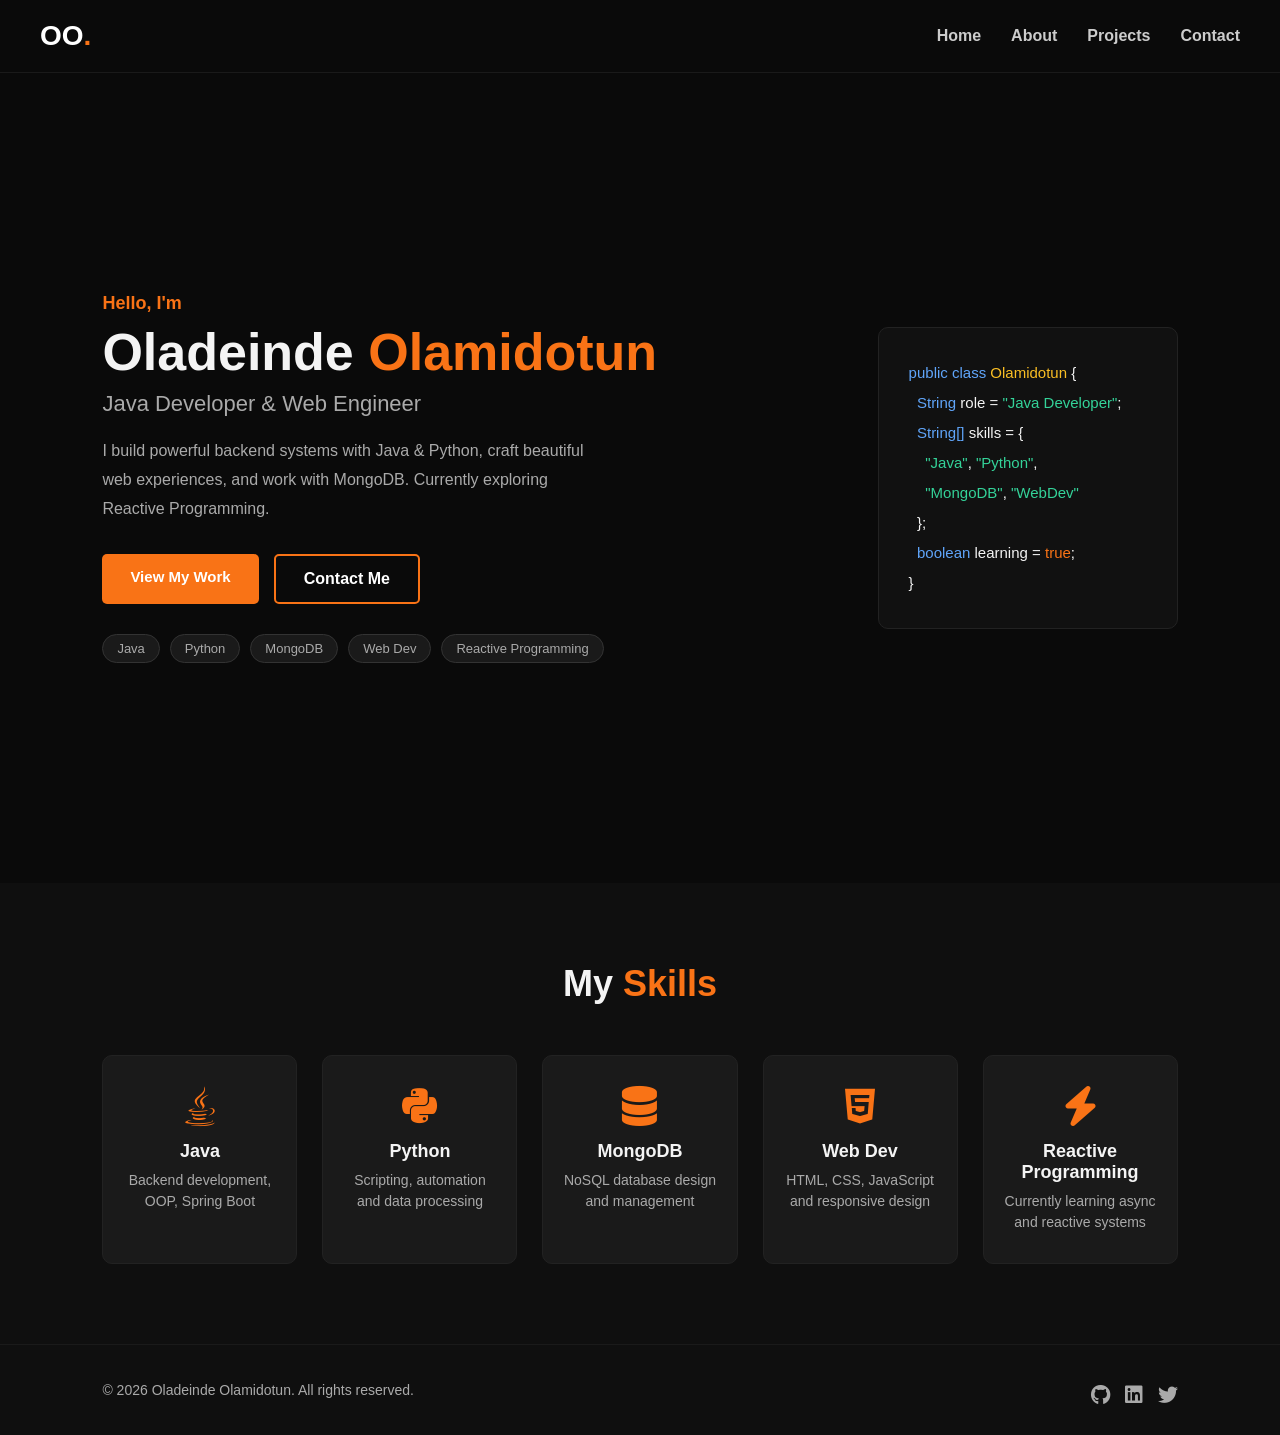
<file: index.html>
<!DOCTYPE html>
<html lang="en">
<head>
    <meta charset="UTF-8">
    <meta name="viewport" content="width=device-width, initial-scale=1.0">
    <title>Oladeinde Olamidotun | Portfolio</title>
    <link rel="stylesheet" href="https://cdnjs.cloudflare.com/ajax/libs/font-awesome/6.5.1/css/all.min.css">
    <link rel="stylesheet" href="style.css">
</head>
<body>

    <nav>
        <h1 class="logo">OO<span>.</span></h1>
        <button class="hamburger" aria-label="Toggle menu">
            <span></span>
            <span></span>
            <span></span>
        </button>
        <ul>
            <li><a href="index.html">Home</a></li>
            <li><a href="about.html">About</a></li>
            <li><a href="projects.html">Projects</a></li>
            <li><a href="contact.html">Contact</a></li>
        </ul>
    </nav>

    <section class="hero">
        <div class="hero-content">
            <p class="hero-greeting">Hello, I'm</p>
            <h1>Oladeinde <span>Olamidotun</span></h1>
            <h2>Java Developer & Web Engineer</h2>
            <p class="hero-desc">I build powerful backend systems with Java & Python, craft beautiful web experiences, and work with MongoDB. Currently exploring Reactive Programming.</p>
            <div class="hero-btns">
                <a href="projects.html" class="btn-primary">View My Work</a>
                <a href="contact.html" class="btn-secondary">Contact Me</a>
            </div>
            <div class="hero-skills">
                <span>Java</span>
                <span>Python</span>
                <span>MongoDB</span>
                <span>Web Dev</span>
                <span>Reactive Programming</span>
            </div>
        </div>
        <div class="hero-graphic">
            <div class="code-block">
                <p><span class="code-blue">public class</span> <span class="code-yellow">Olamidotun</span> {</p>
                <p>&nbsp;&nbsp;<span class="code-blue">String</span> role = <span class="code-green">"Java Developer"</span>;</p>
                <p>&nbsp;&nbsp;<span class="code-blue">String[]</span> skills = {</p>
                <p>&nbsp;&nbsp;&nbsp;&nbsp;<span class="code-green">"Java"</span>, <span class="code-green">"Python"</span>,</p>
                <p>&nbsp;&nbsp;&nbsp;&nbsp;<span class="code-green">"MongoDB"</span>, <span class="code-green">"WebDev"</span></p>
                <p>&nbsp;&nbsp;};</p>
                <p>&nbsp;&nbsp;<span class="code-blue">boolean</span> learning = <span class="code-orange">true</span>;</p>
                <p>}</p>
            </div>
        </div>
    </section>

    <section class="skills-section">
        <h2>My <span>Skills</span></h2>
        <div class="skills-grid">
            <div class="skill-card">
                <i class="fa-brands fa-java"></i>
                <h3>Java</h3>
                <p>Backend development, OOP, Spring Boot</p>
            </div>
            <div class="skill-card">
                <i class="fa-brands fa-python"></i>
                <h3>Python</h3>
                <p>Scripting, automation and data processing</p>
            </div>
            <div class="skill-card">
                <i class="fa-solid fa-database"></i>
                <h3>MongoDB</h3>
                <p>NoSQL database design and management</p>
            </div>
            <div class="skill-card">
                <i class="fa-brands fa-html5"></i>
                <h3>Web Dev</h3>
                <p>HTML, CSS, JavaScript and responsive design</p>
            </div>
            <div class="skill-card">
                <i class="fa-solid fa-bolt"></i>
                <h3>Reactive Programming</h3>
                <p>Currently learning async and reactive systems</p>
            </div>
        </div>
    </section>

    <footer>
        <p>© 2026 Oladeinde Olamidotun. All rights reserved.</p>
        <div class="social-icons">
            <i class="fa-brands fa-github"></i>
            <i class="fa-brands fa-linkedin"></i>
            <i class="fa-brands fa-twitter"></i>
        </div>
    </footer>

    <script src="main.js"></script>
</body>
</html>
</file>
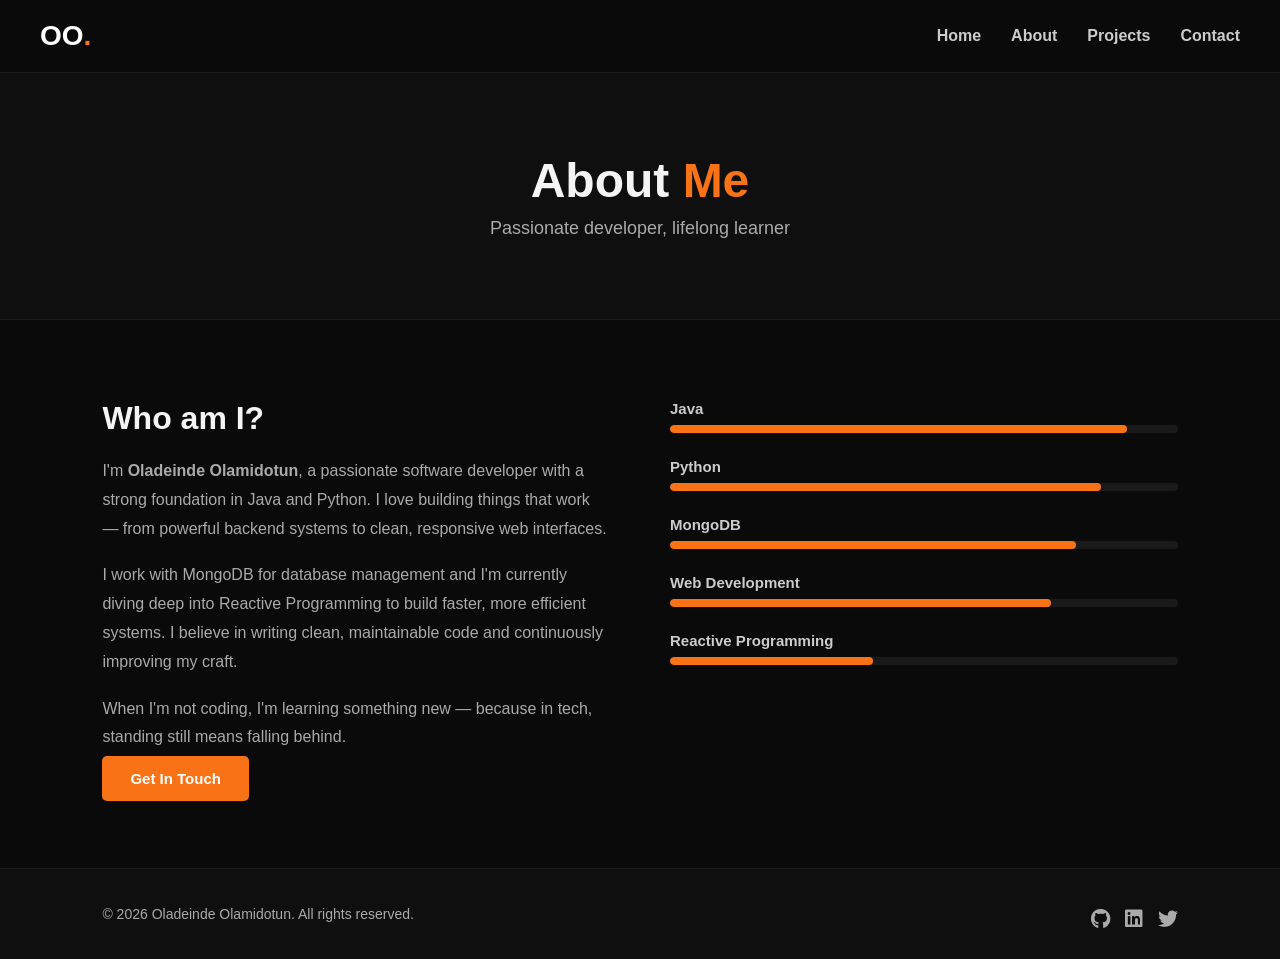
<file: about.html>
<!DOCTYPE html>
<html lang="en">
<head>
    <meta charset="UTF-8">
    <meta name="viewport" content="width=device-width, initial-scale=1.0">
    <title>About - Oladeinde Olamidotun</title>
    <link rel="stylesheet" href="https://cdnjs.cloudflare.com/ajax/libs/font-awesome/6.5.1/css/all.min.css">
    <link rel="stylesheet" href="style.css">
</head>
<body>
    <nav>
        <h1 class="logo">OO<span>.</span></h1>
        <button class="hamburger" aria-label="Toggle menu">
            <span></span>
            <span></span>
            <span></span>
        </button>
        <ul>
            <li><a href="index.html">Home</a></li>
            <li><a href="about.html">About</a></li>
            <li><a href="projects.html">Projects</a></li>
            <li><a href="contact.html">Contact</a></li>
        </ul>
    </nav>

    <section class="page-hero">
        <h2>About <span>Me</span></h2>
        <p>Passionate developer, lifelong learner</p>
    </section>

    <section class="about-section">
        <div class="about-wrapper">
            <div class="about-text-box">
                <h2>Who am I?</h2>
                <p>I'm <strong>Oladeinde Olamidotun</strong>, a passionate software developer with a strong foundation in Java and Python. I love building things that work — from powerful backend systems to clean, responsive web interfaces.</p>
                <br>
                <p>I work with MongoDB for database management and I'm currently diving deep into Reactive Programming to build faster, more efficient systems. I believe in writing clean, maintainable code and continuously improving my craft.</p>
                <br>
                <p>When I'm not coding, I'm learning something new — because in tech, standing still means falling behind.</p>
                <br>
                <a href="contact.html" class="btn-primary">Get In Touch</a>
            </div>

            <div class="about-stats">
                <div class="stat-card">
                    <h3>Java</h3>
                    <div class="progress-bar"><div class="progress" style="width:90%"></div></div>
                </div>
                <div class="stat-card">
                    <h3>Python</h3>
                    <div class="progress-bar"><div class="progress" style="width:85%"></div></div>
                </div>
                <div class="stat-card">
                    <h3>MongoDB</h3>
                    <div class="progress-bar"><div class="progress" style="width:80%"></div></div>
                </div>
                <div class="stat-card">
                    <h3>Web Development</h3>
                    <div class="progress-bar"><div class="progress" style="width:75%"></div></div>
                </div>
                <div class="stat-card">
                    <h3>Reactive Programming</h3>
                    <div class="progress-bar"><div class="progress" style="width:40%"></div></div>
                </div>
            </div>
        </div>
    </section>

    <footer>
        <p>© 2026 Oladeinde Olamidotun. All rights reserved.</p>
        <div class="social-icons">
            <i class="fa-brands fa-github"></i>
            <i class="fa-brands fa-linkedin"></i>
            <i class="fa-brands fa-twitter"></i>
        </div>
    </footer>

    <script src="main.js"></script>
</body>
</html>
</file>
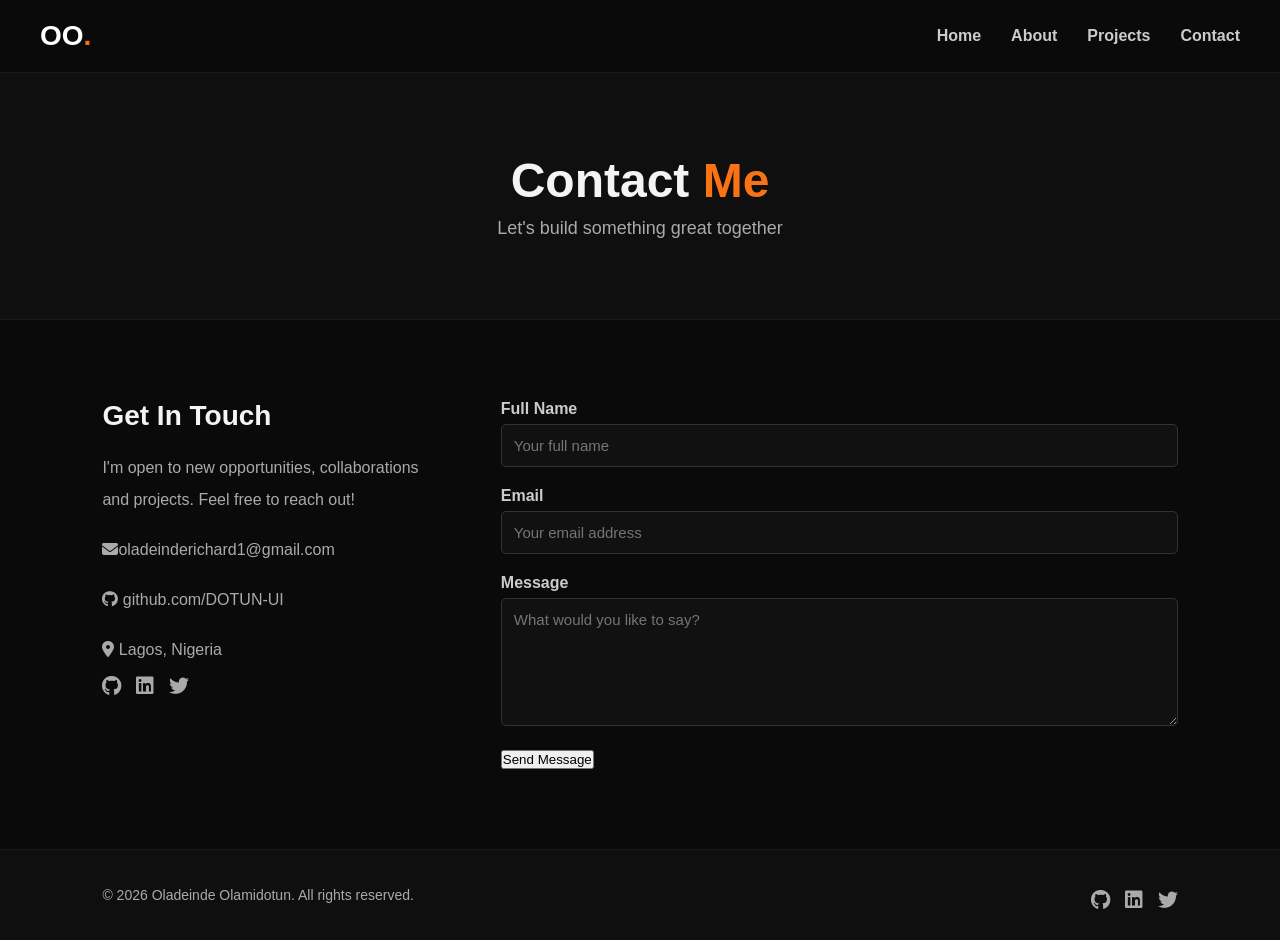
<file: contact.html>
<!DOCTYPE html>
<html lang="en">
<head>
    <meta charset="UTF-8">
    <meta name="viewport" content="width=device-width, initial-scale=1.0">
    <title>Contact - Oladeinde Olamidotun</title>
    <link rel="stylesheet" href="https://cdnjs.cloudflare.com/ajax/libs/font-awesome/6.5.1/css/all.min.css">
    <link rel="stylesheet" href="style.css">
</head>
<body>
    <nav>
        <h1 class="logo">OO<span>.</span></h1>
        <button class="hamburger" aria-label="Toggle menu">
            <span></span>
            <span></span>
            <span></span>
        </button>
        <ul>
            <li><a href="index.html">Home</a></li>
            <li><a href="about.html">About</a></li>
            <li><a href="projects.html">Projects</a></li>
            <li><a href="contact.html">Contact</a></li>
        </ul>
    </nav>

    <section class="page-hero">
        <h2>Contact <span>Me</span></h2>
        <p>Let's build something great together</p>
    </section>

    <section class="contact-section">
        <div class="contact-wrapper">
            <div class="contact-info">
                <h3>Get In Touch</h3>
                <p>I'm open to new opportunities, collaborations and projects. Feel free to reach out!</p>
                <br>
                <p><i class="fa-solid fa-envelope"></i>oladeinderichard1@gmail.com</p>
                <br>
                <p><i class="fa-brands fa-github"></i> github.com/DOTUN-UI</p>
                <br>
                <p><i class="fa-solid fa-location-dot"></i> Lagos, Nigeria</p>
                <div class="social-icons">
                    <i class="fa-brands fa-github"></i>
                    <i class="fa-brands fa-linkedin"></i>
                    <i class="fa-brands fa-twitter"></i>
                </div>
            </div>

            <div class="contact-form-box">
                <form class="contact-form">
                    <label>Full Name</label>
                    <input type="text" placeholder="Your full name">
                    <label>Email</label>
                    <input type="email" placeholder="Your email address">
                    <label>Message</label>
                    <textarea rows="6" placeholder="What would you like to say?"></textarea>
                    <button type="submit">Send Message</button>
                </form>
            </div>
        </div>
    </section>

    <footer>
        <p>© 2026 Oladeinde Olamidotun. All rights reserved.</p>
        <div class="social-icons">
            <i class="fa-brands fa-github"></i>
            <i class="fa-brands fa-linkedin"></i>
            <i class="fa-brands fa-twitter"></i>
        </div>
    </footer>

    <script src="main.js"></script>
</body>
</html>
</file>
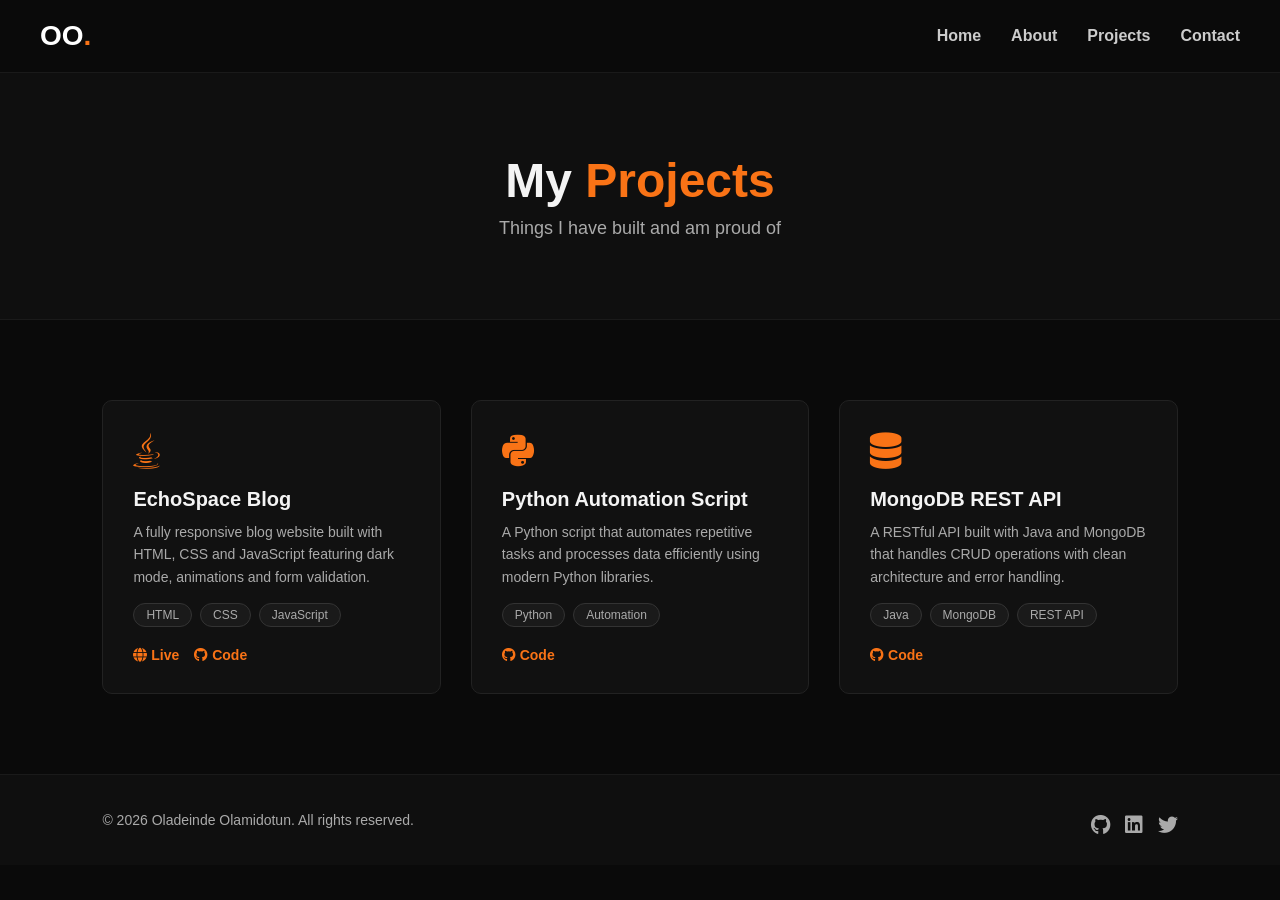
<file: projects.html>
<!DOCTYPE html>
<html lang="en">
<head>
    <meta charset="UTF-8">
    <meta name="viewport" content="width=device-width, initial-scale=1.0">
    <title>Projects - Oladeinde Olamidotun</title>
    <link rel="stylesheet" href="https://cdnjs.cloudflare.com/ajax/libs/font-awesome/6.5.1/css/all.min.css">
    <link rel="stylesheet" href="style.css">
</head>
<body>
    <nav>
        <h1 class="logo">OO<span>.</span></h1>
        <button class="hamburger" aria-label="Toggle menu">
            <span></span>
            <span></span>
            <span></span>
        </button>
        <ul>
            <li><a href="index.html">Home</a></li>
            <li><a href="about.html">About</a></li>
            <li><a href="projects.html">Projects</a></li>
            <li><a href="contact.html">Contact</a></li>
        </ul>
    </nav>

    <section class="page-hero">
        <h2>My <span>Projects</span></h2>
        <p>Things I have built and am proud of</p>
    </section>

    <section class="projects-section">
        <div class="projects-grid">
            <div class="project-card">
                <div class="project-icon"><i class="fa-brands fa-java"></i></div>
                <h3>EchoSpace Blog</h3>
                <p>A fully responsive blog website built with HTML, CSS and JavaScript featuring dark mode, animations and form validation.</p>
                <div class="project-tags">
                    <span>HTML</span>
                    <span>CSS</span>
                    <span>JavaScript</span>
                </div>
                <div class="project-links">
                    <a href="https://dotun-ui.github.io/Amala_Space" target="_blank"><i class="fa-solid fa-globe"></i> Live</a>
                    <a href="https://github.com/DOTUN-UI/Amala_Space" target="_blank"><i class="fa-brands fa-github"></i> Code</a>
                </div>
            </div>

            <div class="project-card">
                <div class="project-icon"><i class="fa-brands fa-python"></i></div>
                <h3>Python Automation Script</h3>
                <p>A Python script that automates repetitive tasks and processes data efficiently using modern Python libraries.</p>
                <div class="project-tags">
                    <span>Python</span>
                    <span>Automation</span>
                </div>
                <div class="project-links">
                    <a href="#"><i class="fa-brands fa-github"></i> Code</a>
                </div>
            </div>

            <div class="project-card">
                <div class="project-icon"><i class="fa-solid fa-database"></i></div>
                <h3>MongoDB REST API</h3>
                <p>A RESTful API built with Java and MongoDB that handles CRUD operations with clean architecture and error handling.</p>
                <div class="project-tags">
                    <span>Java</span>
                    <span>MongoDB</span>
                    <span>REST API</span>
                </div>
                <div class="project-links">
                    <a href="#"><i class="fa-brands fa-github"></i> Code</a>
                </div>
            </div>
        </div>
    </section>

    <footer>
        <p>© 2026 Oladeinde Olamidotun. All rights reserved.</p>
        <div class="social-icons">
            <i class="fa-brands fa-github"></i>
            <i class="fa-brands fa-linkedin"></i>
            <i class="fa-brands fa-twitter"></i>
        </div>
    </footer>

    <script src="main.js"></script>
</body>
</html>
</file>
<file: style.css>
* {
    margin: 0;
    padding: 0;
    box-sizing: border-box;
    font-family: 'Arial', sans-serif;
}

body {
    background: #0a0a0a;
    color: #f4f4f4;
}

nav {
    background: #0a0a0a;
    padding: 20px 40px;
    display: flex;
    justify-content: space-between;
    align-items: center;
    position: sticky;
    top: 0;
    z-index: 1000;
    border-bottom: 1px solid #1a1a1a;
}

.logo {
    font-size: 28px;
    color: white;
    font-weight: 900;
}

.logo span {
    color: #f97316;
}

nav ul {
    list-style: none;
    display: flex;
    gap: 30px;
}

nav a {
    color: #ccc;
    text-decoration: none;
    font-weight: bold;
    transition: 0.3s;
}

nav a:hover {
    color: #f97316;
}

.hamburger {
    display: none;
    flex-direction: column;
    gap: 5px;
    background: none;
    border: none;
    cursor: pointer;
    padding: 4px;
}

.hamburger span {
    display: block;
    width: 24px;
    height: 2px;
    background: #fff;
    border-radius: 2px;
    transition: transform 0.3s ease, opacity 0.3s ease;
}

.hamburger.active span:nth-child(1) { transform: translateY(7px) rotate(45deg); }
.hamburger.active span:nth-child(2) { opacity: 0; }
.hamburger.active span:nth-child(3) { transform: translateY(-7px) rotate(-45deg); }

@media (max-width: 768px) {
    .hamburger { display: flex; }
    nav ul {
        display: none;
        flex-direction: column;
        position: absolute;
        top: 100%;
        left: 0;
        width: 100%;
        background: #0a0a0a;
        padding: 1rem 0;
        border-bottom: 1px solid #1a1a1a;
    }
    nav ul.open { display: flex; }
    nav ul li { padding: 0.75rem 2rem; }
}

.hero {
    min-height: 90vh;
    display: flex;
    align-items: center;
    justify-content: space-between;
    padding: 60px 8%;
    gap: 40px;
    flex-wrap: wrap;
}

.hero-greeting {
    color: #f97316;
    font-size: 18px;
    font-weight: bold;
    margin-bottom: 10px;
}

.hero-content h1 {
    font-size: 52px;
    font-weight: 900;
    line-height: 1.1;
    margin-bottom: 10px;
}

.hero-content h1 span {
    color: #f97316;
}

.hero-content h2 {
    font-size: 22px;
    color: #aaa;
    font-weight: 400;
    margin-bottom: 20px;
}

.hero-desc {
    color: #aaa;
    line-height: 1.8;
    max-width: 500px;
    margin-bottom: 30px;
}

.hero-btns {
    display: flex;
    gap: 15px;
    flex-wrap: wrap;
    margin-bottom: 30px;
}

.btn-primary {
    padding: 14px 28px;
    background: #f97316;
    color: white;
    text-decoration: none;
    border-radius: 5px;
    font-weight: bold;
    transition: 0.3s;
    border: none;
    cursor: pointer;
    font-size: 15px;
}

.btn-primary:hover {
    background: #ea6a0a;
}

.btn-secondary {
    padding: 14px 28px;
    background: none;
    color: white;
    text-decoration: none;
    border-radius: 5px;
    font-weight: bold;
    border: 2px solid #f97316;
    transition: 0.3s;
}

.btn-secondary:hover {
    background: #f97316;
}

.hero-skills {
    display: flex;
    flex-wrap: wrap;
    gap: 10px;
}

.hero-skills span {
    padding: 6px 14px;
    background: #1a1a1a;
    border: 1px solid #333;
    border-radius: 20px;
    font-size: 13px;
    color: #aaa;
}

.code-block {
    background: #111;
    border: 1px solid #222;
    border-radius: 10px;
    padding: 30px;
    font-family: monospace;
    font-size: 15px;
    line-height: 2;
    min-width: 300px;
}

.code-blue { color: #60a5fa; }
.code-yellow { color: #fbbf24; }
.code-green { color: #34d399; }
.code-orange { color: #f97316; }

.skills-section {
    padding: 80px 8%;
    text-align: center;
    background: #0f0f0f;
}

.skills-section h2 {
    font-size: 36px;
    margin-bottom: 50px;
}

.skills-section h2 span {
    color: #f97316;
}

.skills-grid {
    display: grid;
    grid-template-columns: repeat(auto-fit, minmax(180px, 1fr));
    gap: 25px;
}

.skill-card {
    background: #1a1a1a;
    padding: 30px 20px;
    border-radius: 10px;
    border: 1px solid #222;
    transition: 0.3s;
}

.skill-card:hover {
    border-color: #f97316;
    transform: translateY(-5px);
}

.skill-card i {
    font-size: 40px;
    color: #f97316;
    margin-bottom: 15px;
}

.skill-card h3 {
    font-size: 18px;
    margin-bottom: 8px;
}

.skill-card p {
    color: #aaa;
    font-size: 14px;
    line-height: 1.5;
}

.page-hero {
    padding: 80px 8%;
    text-align: center;
    background: #0f0f0f;
    border-bottom: 1px solid #1a1a1a;
}

.page-hero h2 {
    font-size: 48px;
    font-weight: 900;
    margin-bottom: 10px;
}

.page-hero h2 span {
    color: #f97316;
}

.page-hero p {
    color: #aaa;
    font-size: 18px;
}

.about-section {
    padding: 80px 8%;
}

.about-wrapper {
    display: flex;
    gap: 60px;
    flex-wrap: wrap;
    align-items: flex-start;
}

.about-text-box {
    flex: 1;
    min-width: 280px;
}

.about-text-box h2 {
    font-size: 32px;
    margin-bottom: 20px;
}

.about-text-box p {
    color: #aaa;
    line-height: 1.8;
}

.about-stats {
    flex: 1;
    min-width: 280px;
}

.stat-card {
    margin-bottom: 25px;
}

.stat-card h3 {
    margin-bottom: 8px;
    font-size: 15px;
    color: #ccc;
}

.progress-bar {
    background: #1a1a1a;
    border-radius: 10px;
    height: 8px;
    overflow: hidden;
}

.progress {
    height: 100%;
    background: #f97316;
    border-radius: 10px;
    transition: width 1s ease;
}

.projects-section {
    padding: 80px 8%;
}

.projects-grid {
    display: grid;
    grid-template-columns: repeat(auto-fit, minmax(300px, 1fr));
    gap: 30px;
}

.project-card {
    background: #111;
    border: 1px solid #222;
    border-radius: 10px;
    padding: 30px;
    transition: 0.3s;
}

.project-card:hover {
    border-color: #f97316;
    transform: translateY(-5px);
}

.project-icon {
    font-size: 36px;
    color: #f97316;
    margin-bottom: 15px;
}

.project-card h3 {
    font-size: 20px;
    margin-bottom: 10px;
}

.project-card p {
    color: #aaa;
    line-height: 1.6;
    margin-bottom: 15px;
    font-size: 14px;
}

.project-tags {
    display: flex;
    flex-wrap: wrap;
    gap: 8px;
    margin-bottom: 20px;
}

.project-tags span {
    padding: 4px 12px;
    background: #1a1a1a;
    border: 1px solid #333;
    border-radius: 20px;
    font-size: 12px;
    color: #aaa;
}

.project-links {
    display: flex;
    gap: 15px;
}

.project-links a {
    color: #f97316;
    text-decoration: none;
    font-size: 14px;
    font-weight: bold;
    transition: 0.3s;
}

.project-links a:hover {
    color: white;
}

.contact-section {
    padding: 80px 8%;
}

.contact-wrapper {
    display: flex;
    gap: 60px;
    flex-wrap: wrap;
}

.contact-info {
    flex: 1;
    min-width: 250px;
}

.contact-info h3 {
    font-size: 28px;
    margin-bottom: 20px;
}

.contact-info p {
    color: #aaa;
    line-height: 2;
}

.contact-form-box {
    flex: 2;
    min-width: 300px;
}

.contact-form-box label {
    display: block;
    margin-bottom: 6px;
    font-weight: bold;
    color: #ccc;
}

.contact-form-box input,
.contact-form-box textarea {
    width: 100%;
    padding: 12px;
    margin-bottom: 20px;
    background: #111;
    border: 1px solid #333;
    border-radius: 5px;
    color: white;
    outline: none;
    font-size: 15px;
    transition: 0.3s;
}

.contact-form-box input:focus,
.contact-form-box textarea:focus {
    border-color: #f97316;
}

.form-msg {
    margin-top: 10px;
    padding: 10px 14px;
    border-radius: 6px;
    font-size: 14px;
    font-weight: 500;
}

.form-msg.success {
    background: #14532d;
    color: #86efac;
    border: 1px solid #166534;
}

.form-msg.error {
    background: #450a0a;
    color: #fca5a5;
    border: 1px solid #7f1d1d;
}

footer {
    background: #0f0f0f;
    border-top: 1px solid #1a1a1a;
    padding: 30px 8%;
    display: flex;
    justify-content: space-between;
    align-items: center;
    flex-wrap: wrap;
    gap: 20px;
}

footer p {
    color: #aaa;
    font-size: 14px;
}

.social-icons {
    display: flex;
    gap: 15px;
    margin-top: 10px;
}

.social-icons i {
    font-size: 20px;
    cursor: pointer;
    color: #aaa;
    transition: 0.3s;
}

.social-icons i:hover {
    color: #f97316;
}
</file>
